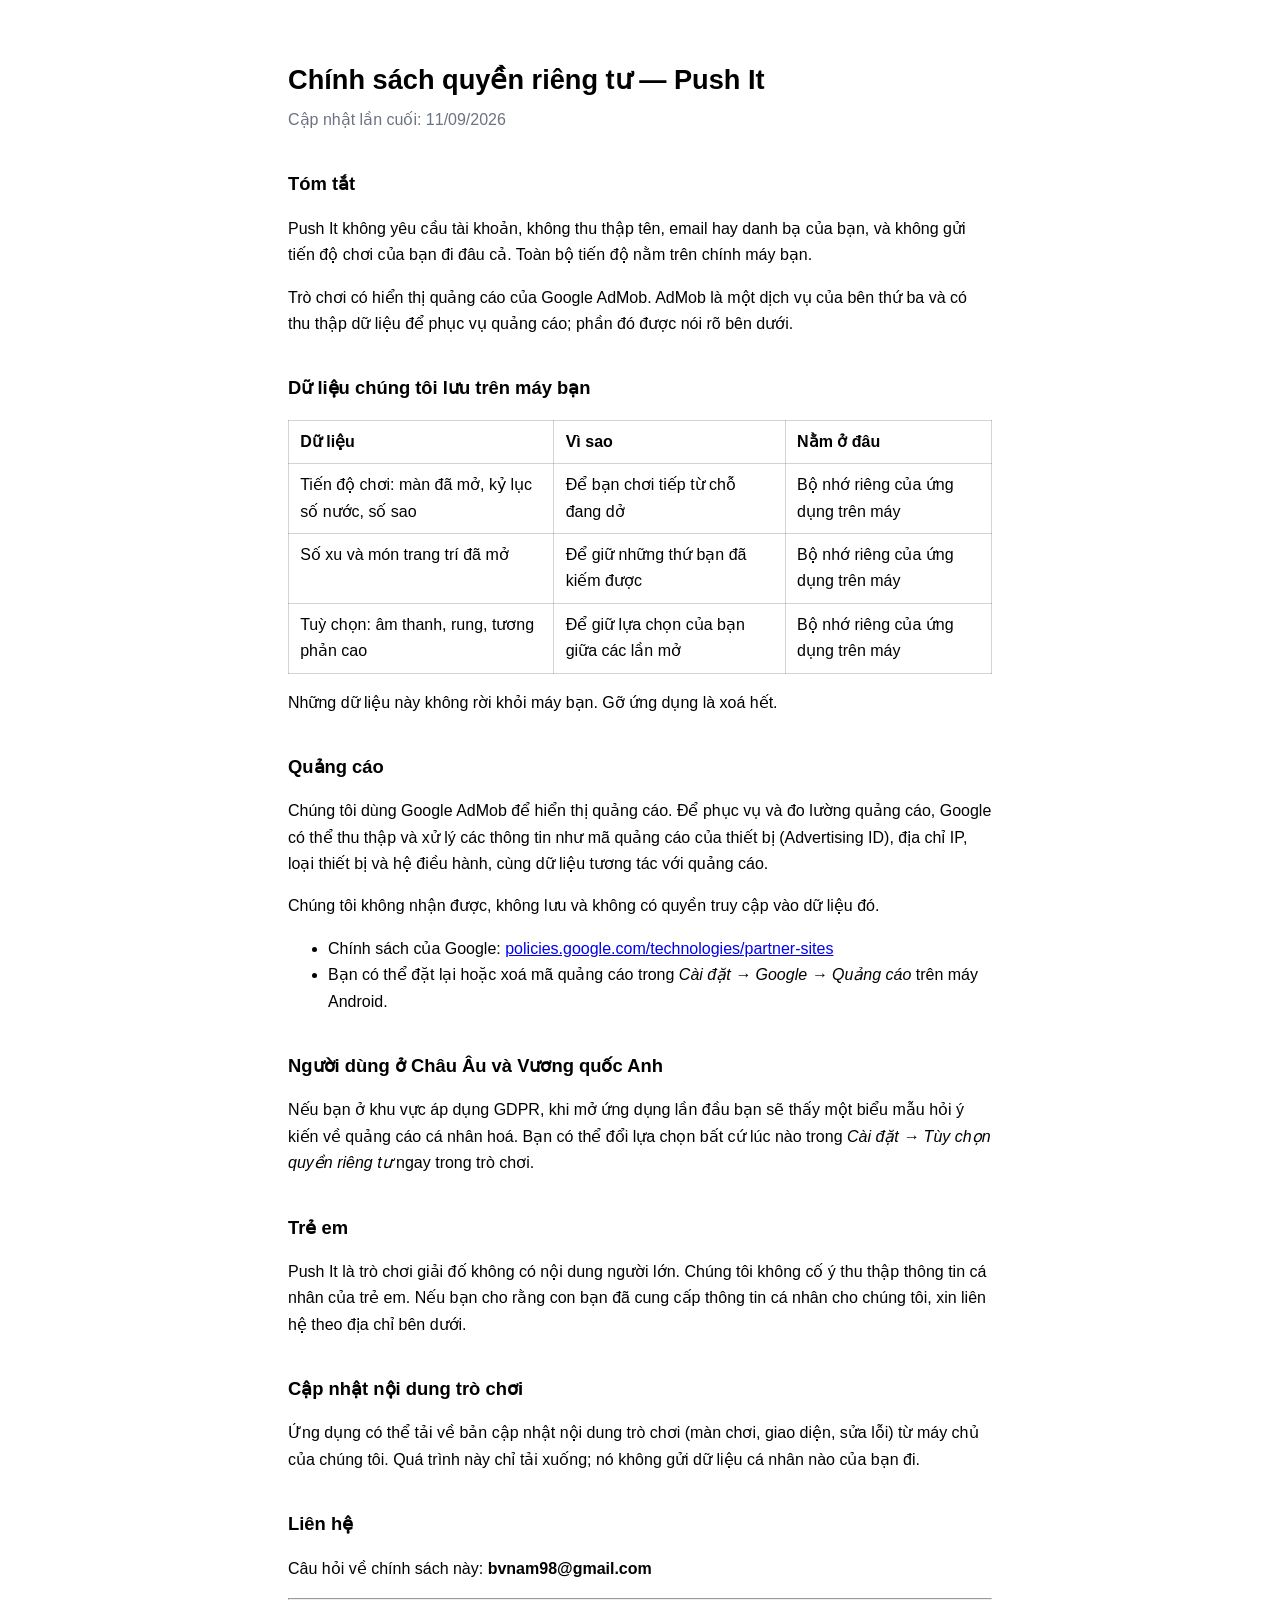
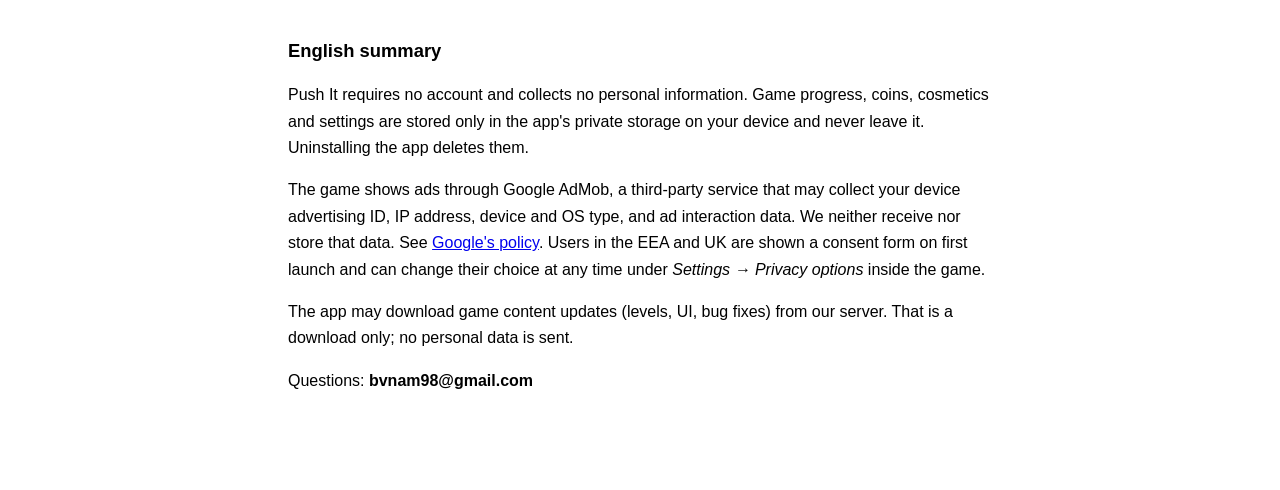
<file: push-it/privacy-policy.html>
<!doctype html>
<html lang="vi">
  <head>
    <meta charset="utf-8" />
    <meta name="viewport" content="width=device-width, initial-scale=1" />
    <title>Chính sách quyền riêng tư — Push It</title>
    <style>
      :root { color-scheme: light dark; }
      body {
        margin: 0 auto; max-width: 44rem; padding: 2.5rem 1.25rem 5rem;
        font: 16px/1.65 -apple-system, BlinkMacSystemFont, "Segoe UI", Roboto, sans-serif;
      }
      h1 { font-size: 1.7rem; margin-bottom: 0.25rem; }
      h2 { font-size: 1.15rem; margin-top: 2.25rem; }
      .updated { color: #6b7280; margin-top: 0; }
      table { border-collapse: collapse; width: 100%; margin: 1rem 0; }
      th, td { border: 1px solid rgba(128,128,128,0.35); padding: 0.5rem 0.7rem; text-align: left; vertical-align: top; }
      code { background: rgba(128,128,128,0.16); padding: 0.1rem 0.35rem; border-radius: 4px; }
    </style>
  </head>
  <body>
    <h1>Chính sách quyền riêng tư — Push It</h1>
    <p class="updated">Cập nhật lần cuối: 11/09/2026</p>


    <h2>Tóm tắt</h2>
    <p>
      Push It không yêu cầu tài khoản, không thu thập tên, email hay danh bạ của bạn, và không
      gửi tiến độ chơi của bạn đi đâu cả. Toàn bộ tiến độ nằm trên chính máy bạn.
    </p>
    <p>
      Trò chơi có hiển thị quảng cáo của Google AdMob. AdMob là một dịch vụ của bên thứ ba và
      có thu thập dữ liệu để phục vụ quảng cáo; phần đó được nói rõ bên dưới.
    </p>

    <h2>Dữ liệu chúng tôi lưu trên máy bạn</h2>
    <table>
      <tr><th>Dữ liệu</th><th>Vì sao</th><th>Nằm ở đâu</th></tr>
      <tr>
        <td>Tiến độ chơi: màn đã mở, kỷ lục số nước, số sao</td>
        <td>Để bạn chơi tiếp từ chỗ đang dở</td>
        <td>Bộ nhớ riêng của ứng dụng trên máy</td>
      </tr>
      <tr>
        <td>Số xu và món trang trí đã mở</td>
        <td>Để giữ những thứ bạn đã kiếm được</td>
        <td>Bộ nhớ riêng của ứng dụng trên máy</td>
      </tr>
      <tr>
        <td>Tuỳ chọn: âm thanh, rung, tương phản cao</td>
        <td>Để giữ lựa chọn của bạn giữa các lần mở</td>
        <td>Bộ nhớ riêng của ứng dụng trên máy</td>
      </tr>
    </table>
    <p>
      Những dữ liệu này không rời khỏi máy bạn. Gỡ ứng dụng là xoá hết.
    </p>

    <h2>Quảng cáo</h2>
    <p>
      Chúng tôi dùng Google AdMob để hiển thị quảng cáo. Để phục vụ và đo lường quảng cáo,
      Google có thể thu thập và xử lý các thông tin như mã quảng cáo của thiết bị
      (Advertising ID), địa chỉ IP, loại thiết bị và hệ điều hành, cùng dữ liệu tương tác với
      quảng cáo.
    </p>
    <p>
      Chúng tôi không nhận được, không lưu và không có quyền truy cập vào dữ liệu đó.
    </p>
    <ul>
      <li>
        Chính sách của Google:
        <a href="https://policies.google.com/technologies/partner-sites">
          policies.google.com/technologies/partner-sites</a>
      </li>
      <li>
        Bạn có thể đặt lại hoặc xoá mã quảng cáo trong
        <em>Cài đặt → Google → Quảng cáo</em> trên máy Android.
      </li>
    </ul>

    <h2>Người dùng ở Châu Âu và Vương quốc Anh</h2>
    <p>
      Nếu bạn ở khu vực áp dụng GDPR, khi mở ứng dụng lần đầu bạn sẽ thấy một biểu mẫu hỏi ý
      kiến về quảng cáo cá nhân hoá. Bạn có thể đổi lựa chọn bất cứ lúc nào trong
      <em>Cài đặt → Tùy chọn quyền riêng tư</em> ngay trong trò chơi.
    </p>

    <h2>Trẻ em</h2>
    <p>
      Push It là trò chơi giải đố không có nội dung người lớn. Chúng tôi không cố ý thu thập
      thông tin cá nhân của trẻ em. Nếu bạn cho rằng con bạn đã cung cấp thông tin cá nhân cho
      chúng tôi, xin liên hệ theo địa chỉ bên dưới.
    </p>

    <h2>Cập nhật nội dung trò chơi</h2>
    <p>
      Ứng dụng có thể tải về bản cập nhật nội dung trò chơi (màn chơi, giao diện, sửa lỗi) từ
      máy chủ của chúng tôi. Quá trình này chỉ tải xuống; nó không gửi dữ liệu cá nhân nào của
      bạn đi.
    </p>

    <h2>Liên hệ</h2>
    <p>Câu hỏi về chính sách này: <strong>bvnam98@gmail.com</strong></p>

    <hr />

    <h2>English summary</h2>
    <p>
      Push It requires no account and collects no personal information. Game progress, coins,
      cosmetics and settings are stored only in the app's private storage on your device and
      never leave it. Uninstalling the app deletes them.
    </p>
    <p>
      The game shows ads through Google AdMob, a third-party service that may collect your
      device advertising ID, IP address, device and OS type, and ad interaction data. We
      neither receive nor store that data. See
      <a href="https://policies.google.com/technologies/partner-sites">Google's policy</a>.
      Users in the EEA and UK are shown a consent form on first launch and can change their
      choice at any time under <em>Settings → Privacy options</em> inside the game.
    </p>
    <p>
      The app may download game content updates (levels, UI, bug fixes) from our server. That
      is a download only; no personal data is sent.
    </p>
    <p>Questions: <strong>bvnam98@gmail.com</strong></p>
  </body>
</html>
</file>
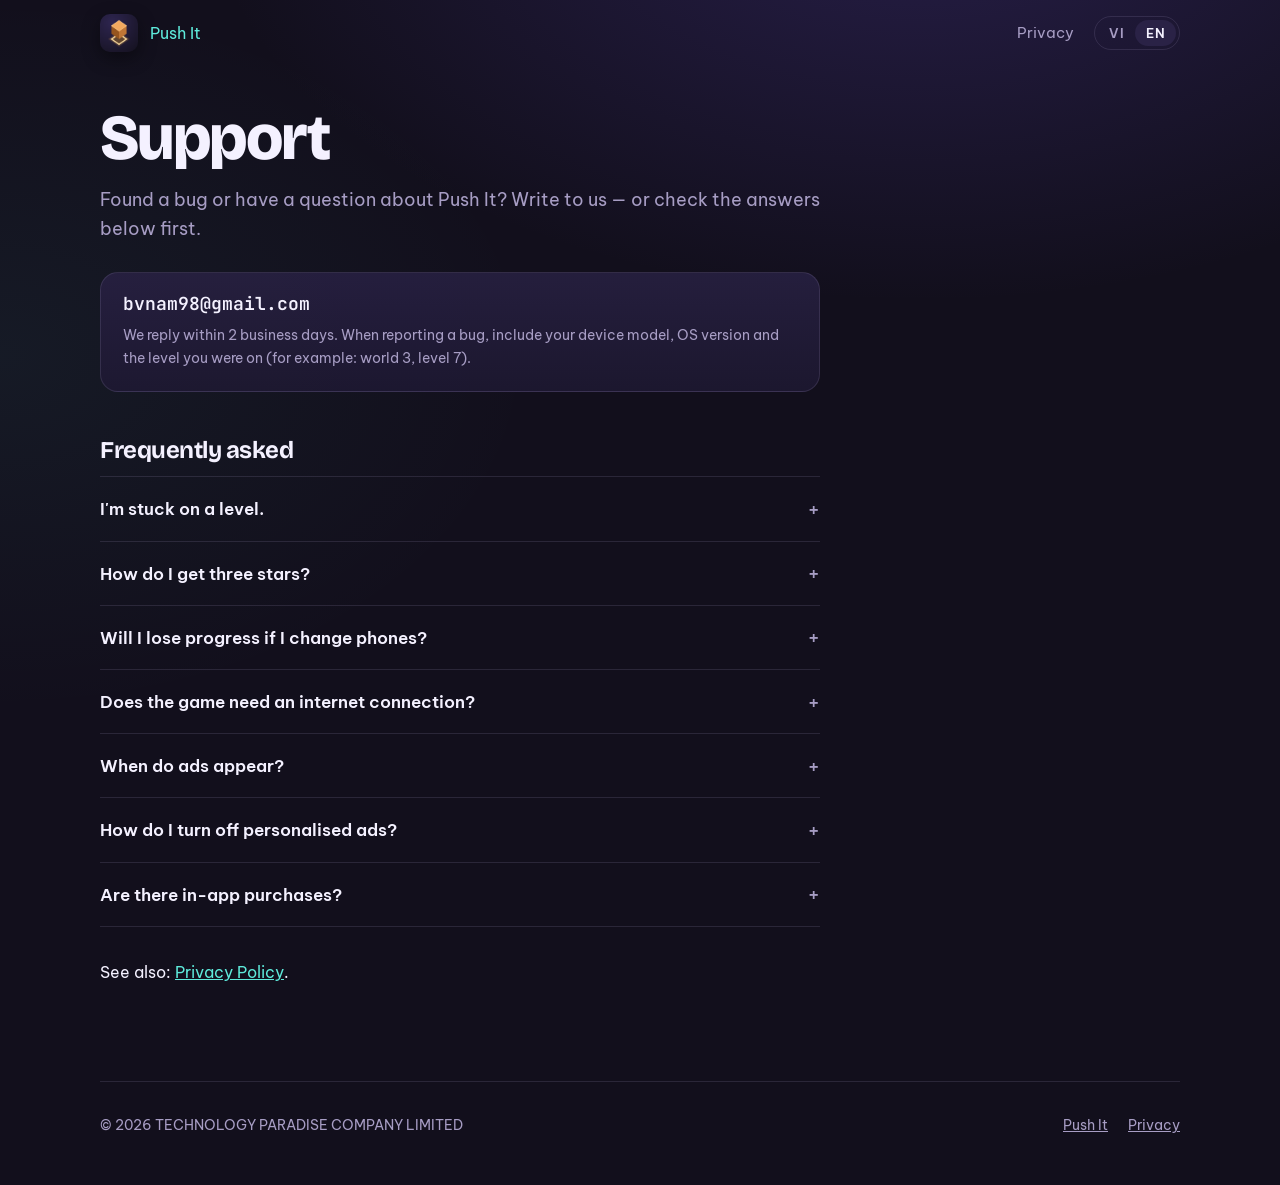
<file: push-it/support.html>
<!doctype html>
<html lang="vi">
<head>
  <meta charset="utf-8">
  <meta name="viewport" content="width=device-width, initial-scale=1, viewport-fit=cover">
  <title data-vi="Hỗ trợ — Push It" data-en="Support — Push It">Hỗ trợ — Push It</title>
  <meta name="description" content="Hỗ trợ cho Push It: liên hệ, câu hỏi thường gặp về hoàn tác, gợi ý, quảng cáo và tiến độ chơi.">
  <meta name="theme-color" content="#15121f">
  <link rel="canonical" href="https://nambui98.github.io/push-it/support.html">
  <link rel="icon" href="assets/icon-192.png" type="image/png">
  <link rel="apple-touch-icon" href="assets/apple-touch-icon.png">
  <link rel="preconnect" href="https://fonts.googleapis.com">
  <link rel="preconnect" href="https://fonts.gstatic.com" crossorigin>
  <link rel="stylesheet" href="https://fonts.googleapis.com/css2?family=Bricolage+Grotesque:opsz,wght@12..96,700;12..96,800&family=Be+Vietnam+Pro:wght@400;500;600;700&family=JetBrains+Mono:wght@500;600&display=swap">
  <link rel="stylesheet" href="assets/site.css">
</head>
<body>
  <!--
    Trang Support URL cho App Store (BAT BUOC) va Google Play. Moi cau tra loi o
    day phai khop game that — doi luat choi (logic/config/game-config.ts) thi sua
    trang nay. Dang cung thu muc voi index.html va privacy-policy.html.
  -->
  <div class="wrap">
    <header class="bar">
      <a class="brand" href="./"><img src="assets/icon-192.png" alt="" width="40" height="40">Push It</a>
      <nav>
        <a class="hide-sm" href="privacy-policy.html" data-i18n="nav.privacy">Quyền riêng tư</a>
        <span class="lang" role="group" aria-label="Ngôn ngữ / Language">
          <button type="button" data-lang="vi" aria-pressed="true">VI</button>
          <button type="button" data-lang="en" aria-pressed="false">EN</button>
        </span>
      </nav>
    </header>

    <main class="doc">
      <!-- ============ Tiếng Việt ============ -->
      <div data-lang-block="vi" class="on">
        <h1>Hỗ trợ</h1>
        <p class="lede">Gặp lỗi hay có câu hỏi về Push It? Viết cho chúng tôi — hoặc xem câu trả lời bên dưới trước.</p>
        <div class="contact">
          <strong>bvnam98@gmail.com</strong>
          <span>Trả lời trong vòng 2 ngày làm việc. Khi báo lỗi, cho biết đời máy, phiên bản hệ điều hành và màn đang gặp lỗi (ví dụ: thế giới 3, màn 7).</span>
        </div>

        <h2>Câu hỏi thường gặp</h2>
        <details>
          <summary>Tôi bị kẹt ở một màn, phải làm sao?</summary>
          <p>Mỗi màn có sẵn 3 lượt hoàn tác và 1 gợi ý chỉ nước đi tiếp theo. Dùng hết thì xem một quảng cáo ngắn để nhận thêm 3 lượt hoàn tác hoặc 1 gợi ý. Nếu đã chơi lại màn hai lần mà vẫn bí, nút bỏ qua màn sẽ hiện ra — màn đó vẫn chờ bạn quay lại lúc khác. Mọi màn đều đã được máy giải, không có màn nào không giải được.</p>
        </details>
        <details>
          <summary>Làm sao để được ba sao?</summary>
          <p>Giải màn với số nước không vượt quá 10% mức tối ưu (số nước ít nhất có thể). Kỷ lục được giữ lại; chơi lại tệ hơn không làm mất sao đã có.</p>
        </details>
        <details>
          <summary>Tôi có mất tiến độ khi đổi máy không?</summary>
          <p>Có. Push It không có tài khoản và không lưu gì lên máy chủ: tiến độ, sao, xu và đồ trang trí nằm trên chính máy bạn. Gỡ ứng dụng hoặc đổi máy sẽ bắt đầu lại từ đầu.</p>
        </details>
        <details>
          <summary>Game có cần mạng không?</summary>
          <p>Không. Toàn bộ 75 màn nằm sẵn trong ứng dụng. Mạng chỉ dùng để tải quảng cáo.</p>
        </details>
        <details>
          <summary>Quảng cáo xuất hiện khi nào?</summary>
          <p>Quảng cáo có thưởng chỉ chạy khi bạn chọn xem — để nhận thêm hoàn tác, gợi ý, bỏ qua màn hoặc nhân đôi xu. Quảng cáo toàn màn hình hiện tối đa một lần mỗi 4 màn, và cách nhau ít nhất 2 phút.</p>
        </details>
        <details>
          <summary>Làm sao tắt quảng cáo cá nhân hoá?</summary>
          <p>Ở châu Âu và Anh: vào <em>Cài đặt → Tùy chọn quyền riêng tư</em> trong game. Trên iPhone: <em>Cài đặt → Quyền riêng tư &amp; Bảo mật → Theo dõi</em>, tắt cho Push It. Trên Android: <em>Cài đặt → Google → Quảng cáo</em>, xoá hoặc đặt lại mã quảng cáo.</p>
        </details>
        <details>
          <summary>Có mua gì bằng tiền thật không?</summary>
          <p>Không. Xu kiếm được từ việc chơi, dùng để đổi sân chơi, nhân vật và thùng.</p>
        </details>
        <p style="margin-top:32px">Xem thêm: <a href="privacy-policy.html">Chính sách quyền riêng tư</a>.</p>
      </div>

      <!-- ============ English ============ -->
      <div data-lang-block="en">
        <h1>Support</h1>
        <p class="lede">Found a bug or have a question about Push It? Write to us — or check the answers below first.</p>
        <div class="contact">
          <strong>bvnam98@gmail.com</strong>
          <span>We reply within 2 business days. When reporting a bug, include your device model, OS version and the level you were on (for example: world 3, level 7).</span>
        </div>

        <h2>Frequently asked</h2>
        <details>
          <summary>I'm stuck on a level.</summary>
          <p>Every level comes with 3 undos and 1 hint that shows the next move. When they run out, watch a short ad for 3 more undos or another hint. After you restart a level twice, a skip button appears — the level will still be waiting when you come back. Every level has been solved by machine; none is impossible.</p>
        </details>
        <details>
          <summary>How do I get three stars?</summary>
          <p>Solve the level within 10% of the optimal move count (the fewest moves possible). Your record is kept, and a worse replay never takes a star away.</p>
        </details>
        <details>
          <summary>Will I lose progress if I change phones?</summary>
          <p>Yes. Push It has no account and stores nothing on a server: progress, stars, coins and cosmetics live on your device only. Uninstalling or switching devices starts over.</p>
        </details>
        <details>
          <summary>Does the game need an internet connection?</summary>
          <p>No. All 75 levels ship inside the app. The network is only used to load ads.</p>
        </details>
        <details>
          <summary>When do ads appear?</summary>
          <p>Rewarded ads only play when you choose to watch one — for more undos, a hint, a level skip or double coins. Full-screen ads appear at most once every 4 levels, and never closer than 2 minutes apart.</p>
        </details>
        <details>
          <summary>How do I turn off personalised ads?</summary>
          <p>In Europe and the UK: <em>Settings → Privacy options</em> inside the game. On iPhone: <em>Settings → Privacy &amp; Security → Tracking</em>, turn it off for Push It. On Android: <em>Settings → Google → Ads</em>, delete or reset your advertising ID.</p>
        </details>
        <details>
          <summary>Are there in-app purchases?</summary>
          <p>No. Coins are earned by playing and buy new boards, characters and crates.</p>
        </details>
        <p style="margin-top:32px">See also: <a href="privacy-policy.html">Privacy Policy</a>.</p>
      </div>
    </main>

    <footer class="foot">
      <span data-i18n="foot.rights">© 2026 TECHNOLOGY PARADISE COMPANY LIMITED</span>
      <nav>
        <a href="./">Push It</a>
        <a href="privacy-policy.html" data-i18n="nav.privacy">Quyền riêng tư</a>
      </nav>
    </footer>
  </div>
  <script src="assets/site.js"></script>
</body>
</html>
</file>
<file: push-it/assets/site.css>
/*
 * Trang web công khai của Push It (nambui98.github.io/push-it/).
 * Một phong cách tối duy nhất, lấy từ chính game: đêm tím, gạch lavender,
 * thùng gỗ, ô đích phát sáng, nhân vật khối ngọc lam. Màu trùng tools/brand/svg.mjs.
 */
:root {
  color-scheme: dark;
  --night: #120f1c;
  --night-2: #17122a;
  --dusk: #1f1934;
  --dusk-2: #2a2246;
  --tile: #8b7fd8;
  --tile-deep: #6a5cc0;
  --crate: #f3a95f;
  --crate-deep: #c07636;
  --glow: #ffe0a3;
  --mint: #5eeadb;
  --lime: #d4ef8a;
  --ink: #f4f1ff;
  --mist: #a79dc4;
  --line: rgba(167, 157, 196, 0.16);
  --display: "Bricolage Grotesque", "Be Vietnam Pro", system-ui, sans-serif;
  --body: "Be Vietnam Pro", system-ui, -apple-system, "Segoe UI", sans-serif;
  --mono: "JetBrains Mono", ui-monospace, Menlo, monospace;
  --pad: clamp(20px, 4vw, 40px);
}

* { box-sizing: border-box; }
html { -webkit-text-size-adjust: 100%; }
body {
  margin: 0;
  background:
    radial-gradient(1200px 700px at 72% -10%, rgba(94, 70, 190, 0.28), transparent 60%),
    radial-gradient(900px 600px at 0% 30%, rgba(94, 234, 219, 0.05), transparent 60%),
    var(--night);
  color: var(--ink);
  font: 16px/1.65 var(--body);
  overflow-x: hidden;
}
img { max-width: 100%; display: block; }
[hidden] { display: none !important; }
a { color: var(--mint); }
a:focus-visible, button:focus-visible, summary:focus-visible { outline: 2px solid var(--mint); outline-offset: 3px; border-radius: 8px; }

.wrap { max-width: 1160px; margin: 0 auto; padding-inline: var(--pad); }

/* ---------- Top bar ---------- */
.bar-shell {
  position: sticky; top: 0; z-index: 20;
  background: rgba(18, 15, 28, 0.62);
  backdrop-filter: blur(14px) saturate(140%);
  -webkit-backdrop-filter: blur(14px) saturate(140%);
  border-bottom: 1px solid transparent;
  transition: border-color 0.3s;
}
.bar-shell.scrolled { border-bottom-color: var(--line); }
.bar { display: flex; align-items: center; justify-content: space-between; gap: 16px; padding-block: 14px; }
.brand { display: flex; align-items: center; gap: 12px; text-decoration: none; }
.brand img { width: 38px; height: 38px; border-radius: 10px; box-shadow: 0 6px 18px rgba(0, 0, 0, 0.4); }
.wordmark {
  font: 800 21px/1 var(--display); letter-spacing: -0.02em;
  background: linear-gradient(120deg, #9ff5ea, var(--mint) 40%, var(--lime));
  -webkit-background-clip: text; background-clip: text; color: transparent;
}
.bar nav { display: flex; align-items: center; gap: 20px; font-size: 14.5px; }
.bar nav a { color: var(--mist); text-decoration: none; transition: color 0.2s; }
.bar nav a:hover { color: var(--ink); }
.lang { display: inline-flex; border: 1px solid var(--line); border-radius: 999px; padding: 3px; }
.lang button {
  appearance: none; border: 0; background: none; color: var(--mist); cursor: pointer;
  font: 600 12.5px/1 var(--body); padding: 7px 11px; border-radius: 999px; letter-spacing: 0.04em;
}
.lang button[aria-pressed="true"] { background: var(--dusk-2); color: var(--ink); }
.bar nav a.nav-cta {
  padding: 9px 16px; border-radius: 999px; background: var(--mint); color: #0b2a27;
  font: 700 14px/1 var(--body); box-shadow: 0 6px 18px rgba(94, 234, 219, 0.25);
}
.bar nav a.nav-cta:hover { color: #0b2a27; background: #7ff0e2; }

/* ---------- Hero ---------- */
.hero { position: relative; }
.hero-inner {
  position: relative; z-index: 1;
  max-width: 1280px;
  display: grid; grid-template-columns: minmax(0, 1.05fr) minmax(0, 1fr);
  gap: 32px; align-items: center;
  min-height: min(760px, calc(100svh - 68px));
  padding-block: 16px 40px;
}
.sky { position: absolute; inset: 0; overflow: hidden; pointer-events: none; }
.mote { position: absolute; width: 3px; height: 3px; border-radius: 50%; background: rgba(200, 190, 245, 0.55); box-shadow: 0 0 6px rgba(200, 190, 245, 0.6); }

.eyebrow { font: 600 12.5px/1 var(--body); letter-spacing: 0.16em; text-transform: uppercase; color: var(--mint); margin: 0 0 20px; display: inline-flex; align-items: center; gap: 10px; }
.eyebrow::before { content: ""; width: 9px; height: 9px; background: var(--mint); transform: rotate(45deg) skew(-8deg, -8deg); border-radius: 2px; box-shadow: 0 0 10px rgba(94, 234, 219, 0.6); }
.hero h1 {
  font: 800 clamp(44px, 6vw, 78px)/0.98 var(--display);
  letter-spacing: -0.04em; margin: 0; text-wrap: balance;
}
.hero h1 { --g: 0; }
.hero h1 .lit {
  color: var(--glow); display: inline-block;
  /* --g: 0 → 1 khi thùng vào ô đích (hero.js) */
  text-shadow: 0 0 calc(22px + 26px * var(--g)) rgba(255, 179, 71, calc(0.35 + 0.55 * var(--g)));
}
.hero .sub { font-size: clamp(17px, 1.6vw, 19.5px); color: var(--mist); max-width: 38ch; margin: 24px 0 32px; text-wrap: pretty; }
.stores { display: flex; flex-wrap: wrap; gap: 12px; }
.store {
  position: relative; display: inline-flex; flex-direction: column; gap: 4px; min-width: 180px;
  padding: 13px 22px; border-radius: 16px; text-decoration: none;
  background: linear-gradient(180deg, #7ff0e2, var(--mint)); color: #0b2a27;
  font: 700 17.5px/1.1 var(--body);
  box-shadow: 0 1px 0 rgba(255, 255, 255, 0.5) inset, 0 -3px 0 rgba(0, 0, 0, 0.12) inset, 0 12px 30px rgba(94, 234, 219, 0.22);
  transition: transform 0.2s ease, box-shadow 0.2s ease;
}
.store:hover { transform: translateY(-2px); box-shadow: 0 1px 0 rgba(255, 255, 255, 0.5) inset, 0 -3px 0 rgba(0, 0, 0, 0.12) inset, 0 18px 40px rgba(94, 234, 219, 0.32); }
.store small { font: 600 11px/1 var(--body); letter-spacing: 0.08em; text-transform: uppercase; opacity: 0.72; }
.store.alt { background: rgba(42, 34, 70, 0.6); color: var(--ink); box-shadow: inset 0 0 0 1.5px var(--line); }
.soon-note { margin: 12px 0 0; font-size: 13.5px; color: var(--mist); display: flex; align-items: center; gap: 8px; }
.soon-note::before { content: ""; width: 7px; height: 7px; border-radius: 50%; border: 1.5px solid var(--mist); }
.facts { margin: 20px 0 0; color: var(--mist); font-size: 13.5px; display: flex; flex-wrap: wrap; gap: 6px 14px; }
.facts span { display: inline-flex; align-items: center; gap: 7px; }
.facts span::before { content: ""; width: 5px; height: 5px; border-radius: 50%; background: var(--tile); }

/* Board stage */
.stage { position: relative; display: flex; flex-direction: column; align-items: center; gap: 4px; }
/* Ánh sáng hắt từ trên như cảnh nền trong game: tím, mềm, không có cạnh sắc. */
.beam {
  position: absolute; top: -12%; width: 30%; height: 95%;
  background: linear-gradient(180deg, rgba(150, 128, 255, 0.22), rgba(150, 128, 255, 0) 85%);
  clip-path: polygon(44% 0, 56% 0, 100% 100%, 0 100%);
  filter: blur(18px); pointer-events: none; mix-blend-mode: screen;
}
.beam.b1 { left: 12%; transform: rotate(-10deg); opacity: 0.7; }
.beam.b2 { left: 48%; transform: rotate(6deg); opacity: 0.9; }
.board { position: relative; width: min(700px, 100%); height: auto; overflow: visible; filter: drop-shadow(0 30px 40px rgba(0, 0, 0, 0.45)); }
.hud { position: relative; z-index: 2; display: flex; gap: 8px; margin-bottom: -18px; }
.pill {
  display: grid; justify-items: center; gap: 2px; min-width: 76px; padding: 8px 12px 9px; border-radius: 14px;
  background: linear-gradient(180deg, #2c2449, #221b3a); color: var(--ink);
  box-shadow: 0 0 0 1px rgba(167, 157, 196, 0.18) inset, 0 8px 18px rgba(0, 0, 0, 0.35);
}
.pill .k { font: 600 10px/1 var(--body); letter-spacing: 0.14em; color: var(--mist); text-transform: uppercase; }
.pill .v { font: 700 19px/1 var(--display); font-variant-numeric: tabular-nums; white-space: nowrap; }
.pill .v small { font-size: 12px; color: var(--mist); font-weight: 600; }
.star { color: rgba(167, 157, 196, 0.35); font-size: 17px; line-height: 1; display: inline-block; }
.star.on { color: #ffc24d; text-shadow: 0 0 10px rgba(255, 194, 77, 0.7); }
.hint { position: relative; margin-top: 4px; font: 600 12px/1 var(--body); letter-spacing: 0.12em; text-transform: uppercase; color: var(--mist); display: flex; align-items: center; gap: 10px; white-space: nowrap; }
.hint i { width: 18px; height: 28px; border: 1.5px solid var(--mist); border-radius: 10px; position: relative; opacity: 0.8; }
.hint i::after { content: ""; position: absolute; left: 50%; top: 6px; width: 3px; height: 6px; margin-left: -1.5px; border-radius: 2px; background: var(--mist); }
.stage-fallback { width: min(280px, 70vw); border-radius: 34px; border: 8px solid #0d0b14; }

/* ---------- Sections ---------- */
section.block { position: relative; padding-block: clamp(72px, 10vw, 128px); }
.kicker { font: 600 12.5px/1 var(--body); letter-spacing: 0.16em; text-transform: uppercase; color: var(--crate); margin: 0 0 16px; }
.block h2 { font: 800 clamp(34px, 5vw, 60px)/1 var(--display); letter-spacing: -0.035em; margin: 0 0 18px; text-wrap: balance; max-width: 18ch; }
.block .lede { color: var(--mist); max-width: 56ch; margin: 0 0 44px; font-size: 17.5px; }

/* Difficulty curve — the real optimal-move ranges per world. */
.curve-card { background: linear-gradient(180deg, rgba(42, 34, 70, 0.55), rgba(31, 25, 52, 0.4)); border: 1px solid var(--line); border-radius: 24px; padding: clamp(20px, 3vw, 36px); }
.curve { display: grid; gap: 16px; }
.row { display: grid; grid-template-columns: 150px 1fr 80px; gap: 18px; align-items: center; }
.row .name { font-weight: 600; font-size: 15.5px; }
.row .name span:last-child { display: block; font: 500 12px/1.2 var(--body); color: var(--mist); margin-top: 3px; }
.track { position: relative; height: 18px; border-radius: 6px; background: repeating-linear-gradient(90deg, rgba(167, 157, 196, 0.1) 0 calc(100% / 9 - 2px), transparent calc(100% / 9 - 2px) calc(100% / 9)); }
.range {
  position: absolute; top: 0; bottom: 0; border-radius: 6px;
  left: calc(var(--min) / 90 * 100%); width: calc((var(--max) - var(--min)) / 90 * 100%);
  background: linear-gradient(90deg, var(--tile), var(--crate));
  box-shadow: 0 0 18px rgba(243, 169, 95, 0.25);
}
.range::after { content: ""; position: absolute; right: -3px; top: 50%; width: 8px; height: 8px; margin-top: -4px; background: var(--glow); border-radius: 2px; transform: rotate(45deg); box-shadow: 0 0 10px rgba(255, 224, 163, 0.9); }
.row .moves { font: 500 13.5px/1 var(--mono); color: var(--ink); text-align: right; font-variant-numeric: tabular-nums; }
.axis { display: grid; grid-template-columns: 150px 1fr 80px; gap: 18px; margin-top: 10px; }
.axis .ticks { display: flex; justify-content: space-between; font: 500 11px/1 var(--mono); color: var(--mist); }
.axis .moves { font: 500 11px/1 var(--mono); color: var(--mist); text-align: right; }
.curve-note { color: var(--mist); font-size: 14.5px; margin: 22px 0 0; max-width: 64ch; }

/* Bento features */
.bento { display: grid; grid-template-columns: repeat(6, minmax(0, 1fr)); gap: 16px; }
.cell {
  position: relative; overflow: hidden;
  background: linear-gradient(180deg, rgba(42, 34, 70, 0.7), rgba(28, 22, 48, 0.7));
  border: 1px solid var(--line); border-radius: 24px; padding: 28px;
  display: flex; flex-direction: column; gap: 10px;
}
.cell.c-a { grid-column: span 4; }
.cell.c-b { grid-column: span 2; }
.cell.c-c { grid-column: span 3; }
.cell.c-d { grid-column: span 3; }
.cell h3 { margin: 0; font: 700 21px/1.25 var(--body); letter-spacing: -0.01em; }
.cell p { margin: 0; color: var(--mist); max-width: 46ch; }
.cell .art { margin-top: auto; padding-top: 18px; }
.mini-board { width: 100%; max-width: 420px; height: auto; overflow: visible; }
.big-stars { display: flex; gap: 10px; font-size: 44px; line-height: 1; color: #ffc24d; text-shadow: 0 0 22px rgba(255, 194, 77, 0.55); }
.big-stars span:nth-child(2) { transform: translateY(-10px); }
.ratio { margin-top: 12px; font: 600 14px/1 var(--mono); color: var(--glow); }
.btns { display: flex; flex-wrap: wrap; gap: 10px; }
.gbtn {
  display: inline-flex; align-items: center; gap: 10px; padding: 12px 16px; border-radius: 16px;
  background: linear-gradient(180deg, #33295a, #261f44); color: var(--ink); font: 700 16px/1 var(--body);
  box-shadow: 0 0 0 1px rgba(167, 157, 196, 0.2) inset, 0 -3px 0 rgba(0, 0, 0, 0.25) inset;
}
.gbtn svg { width: 20px; height: 20px; flex: none; }
.badge { display: inline-grid; place-items: center; min-width: 24px; height: 24px; padding: 0 6px; border-radius: 999px; background: rgba(94, 234, 219, 0.14); color: var(--mint); font: 700 13px/1 var(--display); box-shadow: 0 0 0 1px rgba(94, 234, 219, 0.35) inset; }
.chips { display: flex; flex-wrap: wrap; gap: 8px; }
.chip { padding: 8px 13px; border-radius: 999px; background: rgba(139, 127, 216, 0.14); color: var(--ink); font-size: 14px; box-shadow: 0 0 0 1px rgba(139, 127, 216, 0.28) inset; }
.daily { display: flex; align-items: center; gap: 18px; }
.cal { width: 76px; flex: none; border-radius: 16px; overflow: hidden; text-align: center; box-shadow: 0 10px 24px rgba(0, 0, 0, 0.35); }
.cal b { display: block; background: var(--crate); color: #3a1f07; font: 700 11px/1 var(--body); letter-spacing: 0.12em; padding: 7px 0; text-transform: uppercase; }
.cal span { display: block; background: #f7f3ff; color: #1f1838; font: 800 34px/1 var(--display); padding: 10px 0 12px; }

/* Screens fan */
.fan { display: flex; gap: 22px; overflow-x: auto; padding: 8px var(--pad) 18px; margin-inline: calc(var(--pad) * -1); scroll-snap-type: x mandatory; }
.fan figure { margin: 0; flex: none; width: 214px; scroll-snap-align: center; }
.phone {
  position: relative; aspect-ratio: 9 / 19.5; border-radius: 32px; padding: 7px; background: #0b0912;
  box-shadow: 0 0 0 1.5px rgba(255, 255, 255, 0.08), 0 30px 60px rgba(0, 0, 0, 0.5);
}
.phone img { width: 100%; height: 100%; object-fit: cover; object-position: top; border-radius: 26px; }
.fan figcaption { color: var(--mist); font-size: 14px; margin-top: 14px; text-align: center; }
/* Desktop with JS: phones start stacked and fan out on scroll (hero.js). */
.fan.fanned { position: relative; overflow: visible; justify-content: center; height: 600px; margin: 0; padding: 0; }
.fan.fanned figure { position: absolute; left: 50%; top: 0; margin-left: -107px; }

/* Closing */
.closing { text-align: center; overflow: hidden; }
.closing::before {
  content: ""; position: absolute; inset: 0; z-index: -1; pointer-events: none;
  background:
    radial-gradient(420px 180px at 50% 78%, rgba(255, 224, 163, 0.22), transparent 70%),
    repeating-linear-gradient(30deg, rgba(139, 127, 216, 0.06) 0 1px, transparent 1px 38px),
    repeating-linear-gradient(-30deg, rgba(139, 127, 216, 0.06) 0 1px, transparent 1px 38px);
  mask-image: radial-gradient(ellipse at 50% 60%, #000 30%, transparent 75%);
}
.closing h2 { margin-inline: auto; }
.closing .stores { justify-content: center; margin-top: 30px; }
.target-mark { width: 96px; height: 48px; margin: 0 auto 28px; }

/* ---------- Footer ---------- */
footer.foot { border-top: 1px solid var(--line); padding-block: 32px 48px; color: var(--mist); font-size: 14px; display: flex; flex-wrap: wrap; gap: 12px 28px; justify-content: space-between; }
footer.foot nav { display: flex; gap: 20px; flex-wrap: wrap; }
footer.foot a { color: var(--mist); }
footer.foot a:hover { color: var(--ink); }

/* ---------- Support page ---------- */
.doc { max-width: 720px; padding-block: 40px 80px; }
.doc h1 { font: 800 clamp(40px, 6vw, 64px)/1 var(--display); letter-spacing: -0.035em; margin: 0 0 16px; }
.doc .lede { color: var(--mist); font-size: 17.5px; margin: 0 0 28px; }
.contact { display: flex; flex-wrap: wrap; align-items: center; gap: 10px 16px; padding: 20px 22px; border-radius: 18px; background: linear-gradient(180deg, rgba(42, 34, 70, 0.8), rgba(31, 25, 52, 0.8)); border: 1px solid var(--line); margin-bottom: 44px; }
.contact strong { font: 600 18px/1.2 var(--mono); overflow-wrap: anywhere; }
.contact span { color: var(--mist); font-size: 14px; flex-basis: 100%; }
.doc h2 { font: 700 24px/1.2 var(--display); margin: 44px 0 12px; letter-spacing: -0.02em; }
details { border-top: 1px solid var(--line); }
details:last-of-type { border-bottom: 1px solid var(--line); }
summary { cursor: pointer; list-style: none; padding: 18px 0; font-weight: 600; font-size: 16.5px; display: flex; gap: 12px; align-items: center; }
summary::-webkit-details-marker { display: none; }
summary::after { content: "+"; margin-left: auto; color: var(--mist); font: 400 22px/1 var(--body); }
details[open] summary::after { content: "–"; }
details p { margin: 0 0 20px; color: var(--mist); max-width: 62ch; }

[data-lang-block]:not(.on) { display: none; }

/* Trạng thái xuất phát của hoạt ảnh khi cuộn — chỉ áp khi có cờ js-motion
   (xem <head> của index.html). GSAP đưa chúng về trạng thái hiện. */
.js-motion .reveal { opacity: 0; visibility: hidden; transform: translateY(28px); }
.js-motion .range { transform: scaleX(0); transform-origin: left center; }

@media (max-width: 900px) {
  .hero-inner { grid-template-columns: 1fr; gap: 8px; min-height: 0; padding-block: 20px 40px; }
  .hero .sub { max-width: none; }
  .stage { order: 2; margin-top: 16px; }
  .hud { margin-bottom: -8px; }
  .hint { display: none; }
  .bento { grid-template-columns: 1fr; }
  .cell.c-a, .cell.c-b, .cell.c-c, .cell.c-d { grid-column: auto; }
  .row, .axis { grid-template-columns: 92px 1fr 64px; gap: 10px; }
  .bar nav .hide-sm { display: none; }
}
@media (max-width: 480px) {
  .hud .pill { min-width: 62px; padding: 7px 9px 8px; }
  .pill .v { font-size: 16px; }
  .cell { padding: 22px; }
}
</file>
